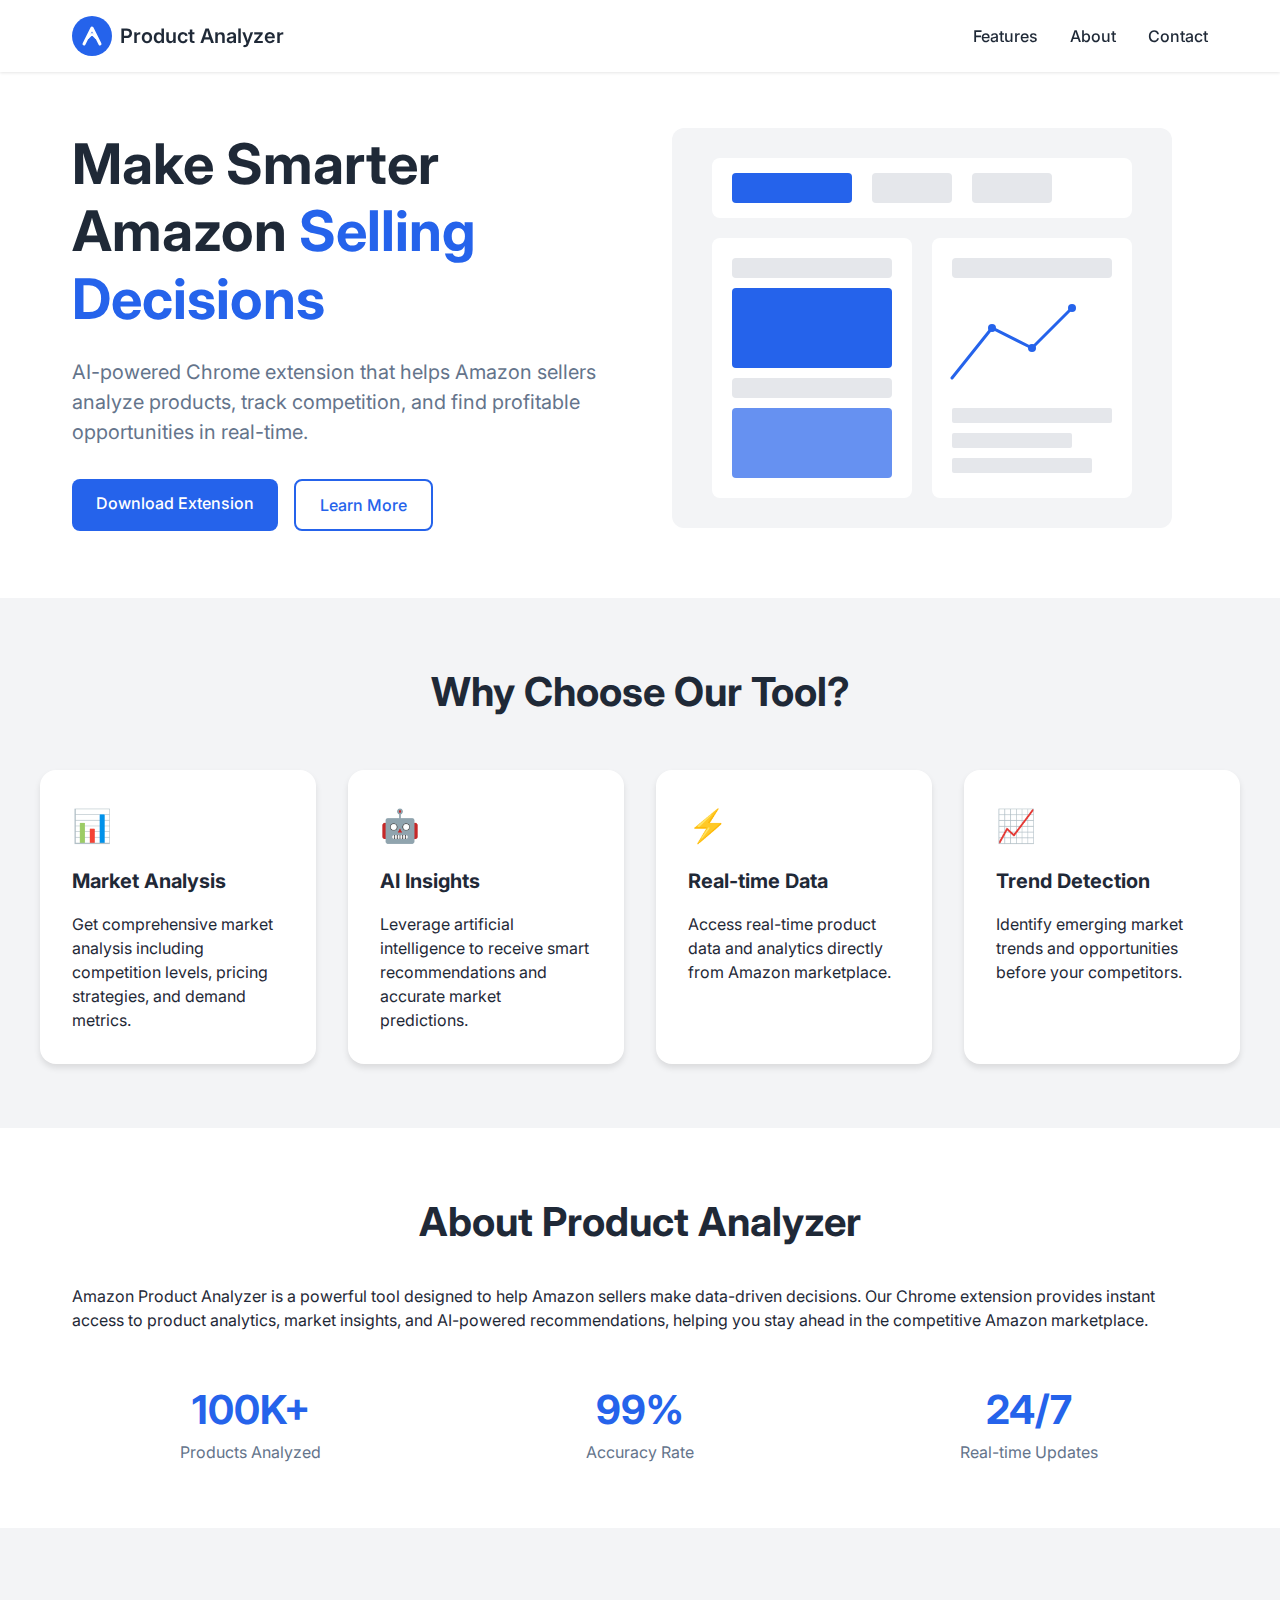
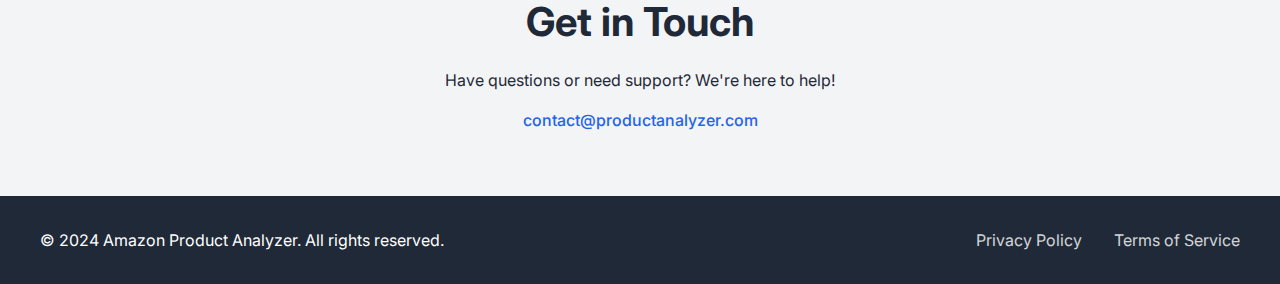
<file: index.html>
<!DOCTYPE html>
<html lang="en">
<head>
    <meta charset="UTF-8">
    <meta name="viewport" content="width=device-width, initial-scale=1.0">
    <title>Amazon Product Analyzer - Smart Tool for Amazon Sellers</title>
    <link rel="stylesheet" href="styles.css">
    <link rel="preconnect" href="https://fonts.googleapis.com">
    <link rel="preconnect" href="https://fonts.gstatic.com" crossorigin>
    <link href="https://fonts.googleapis.com/css2?family=Inter:wght@400;500;600;700&display=swap" rel="stylesheet">
</head>
<body>
    <header class="header">
        <nav class="nav-container">
            <div class="logo">
                <img src="images/logo.svg" alt="Amazon Analyzer Logo">
                <span>Product Analyzer</span>
            </div>
            <div class="nav-links">
                <a href="#features">Features</a>
                <a href="#about">About</a>
                <a href="#contact">Contact</a>
            </div>
        </nav>
    </header>

    <main>
        <section class="hero">
            <div class="hero-content">
                <h1>Make Smarter Amazon 
                    <span class="highlight">Selling Decisions</span>
                </h1>
                <p class="hero-description">
                    AI-powered Chrome extension that helps Amazon sellers analyze products,
                    track competition, and find profitable opportunities in real-time.
                </p>
                <div class="cta-buttons">
                    <a href="#" class="btn btn-primary">Download Extension</a>
                    <a href="#features" class="btn btn-secondary">Learn More</a>
                </div>
            </div>
            <div class="hero-image">
                <img src="images/hero-illustration.svg" alt="Product Analysis Dashboard">
            </div>
        </section>

        <section id="features" class="features">
            <h2>Why Choose Our Tool?</h2>
            <div class="features-grid">
                <div class="feature-card">
                    <div class="feature-icon">📊</div>
                    <h3>Market Analysis</h3>
                    <p>Get comprehensive market analysis including competition levels, pricing strategies, and demand metrics.</p>
                </div>
                <div class="feature-card">
                    <div class="feature-icon">🤖</div>
                    <h3>AI Insights</h3>
                    <p>Leverage artificial intelligence to receive smart recommendations and accurate market predictions.</p>
                </div>
                <div class="feature-card">
                    <div class="feature-icon">⚡</div>
                    <h3>Real-time Data</h3>
                    <p>Access real-time product data and analytics directly from Amazon marketplace.</p>
                </div>
                <div class="feature-card">
                    <div class="feature-icon">📈</div>
                    <h3>Trend Detection</h3>
                    <p>Identify emerging market trends and opportunities before your competitors.</p>
                </div>
            </div>
        </section>

        <section id="about" class="about">
            <h2>About Product Analyzer</h2>
            <div class="about-content">
                <p>
                    Amazon Product Analyzer is a powerful tool designed to help Amazon sellers make data-driven decisions. 
                    Our Chrome extension provides instant access to product analytics, market insights, and AI-powered 
                    recommendations, helping you stay ahead in the competitive Amazon marketplace.
                </p>
                <div class="stats">
                    <div class="stat-item">
                        <span class="stat-number">100K+</span>
                        <span class="stat-label">Products Analyzed</span>
                    </div>
                    <div class="stat-item">
                        <span class="stat-number">99%</span>
                        <span class="stat-label">Accuracy Rate</span>
                    </div>
                    <div class="stat-item">
                        <span class="stat-number">24/7</span>
                        <span class="stat-label">Real-time Updates</span>
                    </div>
                </div>
            </div>
        </section>

        <section id="contact" class="contact">
            <h2>Get in Touch</h2>
            <div class="contact-content">
                <p>Have questions or need support? We're here to help!</p>
                <div class="contact-info">
                    <a href="mailto:contact@productanalyzer.com" class="contact-link">
                        contact@productanalyzer.com
                    </a>
                </div>
            </div>
        </section>
    </main>

    <footer class="footer">
        <div class="footer-content">
            <div class="footer-info">
                <p>&copy; 2024 Amazon Product Analyzer. All rights reserved.</p>
            </div>
            <div class="footer-links">
                <a href="#privacy">Privacy Policy</a>
                <a href="#terms">Terms of Service</a>
            </div>
        </div>
    </footer>
</body>
</html>
</file>
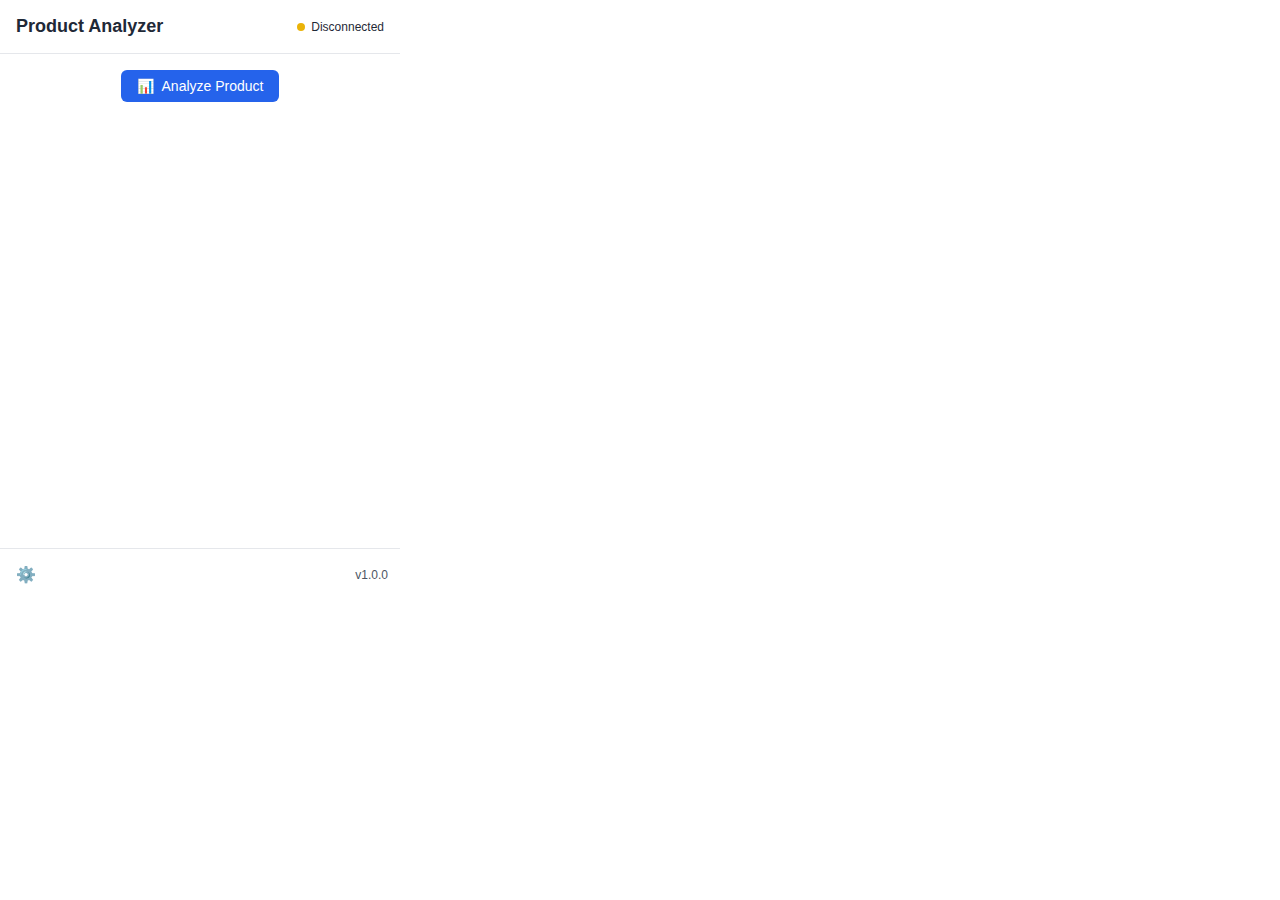
<file: extension/popup.html>
<!DOCTYPE html>
<html lang="en">
<head>
    <meta charset="UTF-8">
    <meta name="viewport" content="width=device-width, initial-scale=1.0">
    <title>Amazon Product Analyzer</title>
    <link rel="stylesheet" href="styles/popup.css">
</head>
<body>
    <div class="container">
        <header class="header">
            <h1>Product Analyzer</h1>
            <div class="status" id="connectionStatus">
                <span class="status-dot"></span>
                <span class="status-text">Connecting...</span>
            </div>
        </header>

        <main class="main-content">
            <div class="control-panel">
                <button id="analyzeButton" class="primary-button">
                    <span class="button-icon">📊</span>
                    Analyze Product
                </button>
                <div class="loading-spinner" id="loadingSpinner"></div>
            </div>

            <div class="results hidden" id="resultsContainer">
                <div class="section">
                    <h2>Competition Analysis</h2>
                    <div class="metric-grid">
                        <div class="metric-card">
                            <h3>Competition Score</h3>
                            <div class="score" id="competitionScore">-</div>
                            <div class="progress-bar">
                                <div class="progress" id="competitionProgress"></div>
                            </div>
                        </div>
                        <div class="metric-card">
                            <h3>Market Saturation</h3>
                            <div class="score" id="marketSaturation">-</div>
                            <div class="progress-bar">
                                <div class="progress" id="saturationProgress"></div>
                            </div>
                        </div>
                    </div>
                </div>

                <div class="section">
                    <h2>Profit Analysis</h2>
                    <div class="metric-grid">
                        <div class="metric-card">
                            <h3>Profit Potential</h3>
                            <div class="score" id="profitPotential">-</div>
                        </div>
                        <div class="metric-card">
                            <h3>Monthly Sales</h3>
                            <div class="score" id="monthlySales">-</div>
                        </div>
                    </div>
                </div>

                <div class="section">
                    <h2>AI Insights</h2>
                    <div class="insights-container" id="aiInsights">
                        <div class="insight-card">
                            <h3>Summary</h3>
                            <p id="aiSummary">-</p>
                        </div>
                        <div class="insight-card">
                            <h3>Opportunities</h3>
                            <ul id="aiOpportunities"></ul>
                        </div>
                        <div class="insight-card">
                            <h3>Recommendations</h3>
                            <ul id="aiRecommendations"></ul>
                        </div>
                    </div>
                </div>
            </div>

            <div class="error-message hidden" id="errorMessage">
                <span class="error-icon">⚠️</span>
                <span class="error-text"></span>
            </div>
        </main>

        <footer class="footer">
            <button id="settingsButton" class="icon-button">⚙️</button>
            <span class="version">v1.0.0</span>
        </footer>
    </div>

    <script src="popup.js"></script>
</body>
</html>
</file>
<file: styles.css>
:root {
    --primary-color: #2563eb;
    --primary-dark: #1d4ed8;
    --secondary-color: #64748b;
    --background-color: #ffffff;
    --text-color: #1f2937;
    --light-gray: #f3f4f6;
    --border-color: #e5e7eb;
}

* {
    margin: 0;
    padding: 0;
    box-sizing: border-box;
}

body {
    font-family: 'Inter', sans-serif;
    line-height: 1.5;
    color: var(--text-color);
}

.header {
    position: fixed;
    top: 0;
    left: 0;
    right: 0;
    background: var(--background-color);
    box-shadow: 0 1px 3px rgba(0, 0, 0, 0.1);
    z-index: 1000;
}

.nav-container {
    max-width: 1200px;
    margin: 0 auto;
    padding: 1rem 2rem;
    display: flex;
    justify-content: space-between;
    align-items: center;
}

.logo {
    display: flex;
    align-items: center;
    gap: 0.5rem;
    font-weight: 600;
    font-size: 1.25rem;
}

.nav-links {
    display: flex;
    gap: 2rem;
}

.nav-links a {
    text-decoration: none;
    color: var(--text-color);
    font-weight: 500;
}

.nav-links a:hover {
    color: var(--primary-color);
}

main {
    margin-top: 4rem;
}

.hero {
    max-width: 1200px;
    margin: 0 auto;
    padding: 4rem 2rem;
    display: grid;
    grid-template-columns: 1fr 1fr;
    gap: 4rem;
    align-items: center;
}

.hero-content h1 {
    font-size: 3.5rem;
    line-height: 1.2;
    margin-bottom: 1.5rem;
}

.highlight {
    color: var(--primary-color);
}

.hero-description {
    font-size: 1.25rem;
    color: var(--secondary-color);
    margin-bottom: 2rem;
}

.cta-buttons {
    display: flex;
    gap: 1rem;
}

.btn {
    display: inline-block;
    padding: 0.75rem 1.5rem;
    border-radius: 0.5rem;
    text-decoration: none;
    font-weight: 500;
    transition: all 0.3s ease;
}

.btn-primary {
    background: var(--primary-color);
    color: white;
}

.btn-primary:hover {
    background: var(--primary-dark);
}

.btn-secondary {
    border: 2px solid var(--primary-color);
    color: var(--primary-color);
}

.btn-secondary:hover {
    background: var(--primary-color);
    color: white;
}

.features {
    background: var(--light-gray);
    padding: 4rem 2rem;
}

.features h2 {
    text-align: center;
    font-size: 2.5rem;
    margin-bottom: 3rem;
}

.features-grid {
    max-width: 1200px;
    margin: 0 auto;
    display: grid;
    grid-template-columns: repeat(auto-fit, minmax(250px, 1fr));
    gap: 2rem;
}

.feature-card {
    background: white;
    padding: 2rem;
    border-radius: 1rem;
    box-shadow: 0 4px 6px rgba(0, 0, 0, 0.1);
}

.feature-icon {
    font-size: 2rem;
    margin-bottom: 1rem;
}

.feature-card h3 {
    font-size: 1.25rem;
    margin-bottom: 1rem;
}

.about {
    max-width: 1200px;
    margin: 0 auto;
    padding: 4rem 2rem;
}

.about h2 {
    text-align: center;
    font-size: 2.5rem;
    margin-bottom: 2rem;
}

.stats {
    display: grid;
    grid-template-columns: repeat(auto-fit, minmax(200px, 1fr));
    gap: 2rem;
    margin-top: 3rem;
}

.stat-item {
    text-align: center;
}

.stat-number {
    display: block;
    font-size: 2.5rem;
    font-weight: bold;
    color: var(--primary-color);
}

.stat-label {
    color: var(--secondary-color);
}

.contact {
    background: var(--light-gray);
    padding: 4rem 2rem;
    text-align: center;
}

.contact h2 {
    font-size: 2.5rem;
    margin-bottom: 1rem;
}

.contact-link {
    display: inline-block;
    margin-top: 1rem;
    color: var(--primary-color);
    text-decoration: none;
    font-weight: 500;
}

.footer {
    background: var(--text-color);
    color: white;
    padding: 2rem;
}

.footer-content {
    max-width: 1200px;
    margin: 0 auto;
    display: flex;
    justify-content: space-between;
    align-items: center;
}

.footer-links {
    display: flex;
    gap: 2rem;
}

.footer-links a {
    color: white;
    text-decoration: none;
    opacity: 0.8;
}

.footer-links a:hover {
    opacity: 1;
}

@media (max-width: 768px) {
    .hero {
        grid-template-columns: 1fr;
        text-align: center;
    }

    .hero-image {
        order: -1;
    }

    .nav-links {
        display: none;
    }

    .footer-content {
        flex-direction: column;
        gap: 1rem;
        text-align: center;
    }
}
</file>
<file: extension/styles/popup.css>
/* Base styles */
:root {
    --primary-color: #2563eb;
    --primary-hover: #1d4ed8;
    --success-color: #22c55e;
    --warning-color: #eab308;
    --error-color: #ef4444;
    --text-primary: #1f2937;
    --text-secondary: #4b5563;
    --bg-primary: #ffffff;
    --bg-secondary: #f3f4f6;
    --border-color: #e5e7eb;
}

* {
    margin: 0;
    padding: 0;
    box-sizing: border-box;
}

body {
    width: 400px;
    height: 600px;
    font-family: -apple-system, BlinkMacSystemFont, 'Segoe UI', Roboto, 'Helvetica Neue', Arial, sans-serif;
    color: var(--text-primary);
    background: var(--bg-primary);
}

.container {
    height: 100%;
    display: flex;
    flex-direction: column;
}

/* Header styles */
.header {
    padding: 16px;
    border-bottom: 1px solid var(--border-color);
    display: flex;
    justify-content: space-between;
    align-items: center;
}

.header h1 {
    font-size: 18px;
    font-weight: 600;
}

.status {
    display: flex;
    align-items: center;
    gap: 6px;
    font-size: 12px;
}

.status-dot {
    width: 8px;
    height: 8px;
    border-radius: 50%;
    background-color: var(--warning-color);
}

.status.connected .status-dot {
    background-color: var(--success-color);
}

/* Main content styles */
.main-content {
    flex: 1;
    overflow-y: auto;
    padding: 16px;
}

.control-panel {
    display: flex;
    justify-content: center;
    align-items: center;
    margin-bottom: 16px;
}

.primary-button {
    background-color: var(--primary-color);
    color: white;
    border: none;
    padding: 8px 16px;
    border-radius: 6px;
    font-size: 14px;
    font-weight: 500;
    cursor: pointer;
    display: flex;
    align-items: center;
    gap: 8px;
    transition: background-color 0.2s;
}

.primary-button:hover {
    background-color: var(--primary-hover);
}

.primary-button:disabled {
    opacity: 0.7;
    cursor: not-allowed;
}

/* Results styles */
.section {
    margin-bottom: 24px;
}

.section h2 {
    font-size: 16px;
    font-weight: 600;
    margin-bottom: 12px;
}

.metric-grid {
    display: grid;
    grid-template-columns: repeat(2, 1fr);
    gap: 12px;
}

.metric-card {
    background: var(--bg-secondary);
    padding: 12px;
    border-radius: 8px;
}

.metric-card h3 {
    font-size: 14px;
    font-weight: 500;
    color: var(--text-secondary);
    margin-bottom: 8px;
}

.score {
    font-size: 24px;
    font-weight: 600;
    color: var(--primary-color);
}

.progress-bar {
    height: 4px;
    background: var(--border-color);
    border-radius: 2px;
    margin-top: 8px;
    overflow: hidden;
}

.progress {
    height: 100%;
    background: var(--primary-color);
    transition: width 0.3s ease;
}

/* Insights styles */
.insights-container {
    display: flex;
    flex-direction: column;
    gap: 12px;
}

.insight-card {
    background: var(--bg-secondary);
    padding: 12px;
    border-radius: 8px;
}

.insight-card h3 {
    font-size: 14px;
    font-weight: 500;
    margin-bottom: 8px;
}

.insight-card ul {
    list-style: none;
    padding-left: 16px;
}

.insight-card li {
    position: relative;
    font-size: 14px;
    line-height: 1.4;
    margin-bottom: 4px;
}

.insight-card li::before {
    content: "•";
    position: absolute;
    left: -12px;
    color: var(--primary-color);
}

/* Footer styles */
.footer {
    padding: 12px;
    border-top: 1px solid var(--border-color);
    display: flex;
    justify-content: space-between;
    align-items: center;
}

.icon-button {
    background: none;
    border: none;
    cursor: pointer;
    font-size: 16px;
    padding: 4px;
    border-radius: 4px;
    transition: background-color 0.2s;
}

.icon-button:hover {
    background: var(--bg-secondary);
}

.version {
    font-size: 12px;
    color: var(--text-secondary);
}

/* Utility classes */
.hidden {
    display: none !important;
}

/* Loading spinner */
.loading-spinner {
    display: none;
    width: 24px;
    height: 24px;
    border: 3px solid var(--bg-secondary);
    border-top: 3px solid var(--primary-color);
    border-radius: 50%;
    animation: spin 1s linear infinite;
    margin-left: 12px;
}

@keyframes spin {
    0% { transform: rotate(0deg); }
    100% { transform: rotate(360deg); }
}

/* Error message */
.error-message {
    background: #fee2e2;
    border: 1px solid #ef4444;
    color: #b91c1c;
    padding: 12px;
    border-radius: 6px;
    margin-top: 16px;
    display: flex;
    align-items: center;
    gap: 8px;
}

.error-icon {
    font-size: 16px;
}

.error-text {
    font-size: 14px;
    line-height: 1.4;
}
</file>
